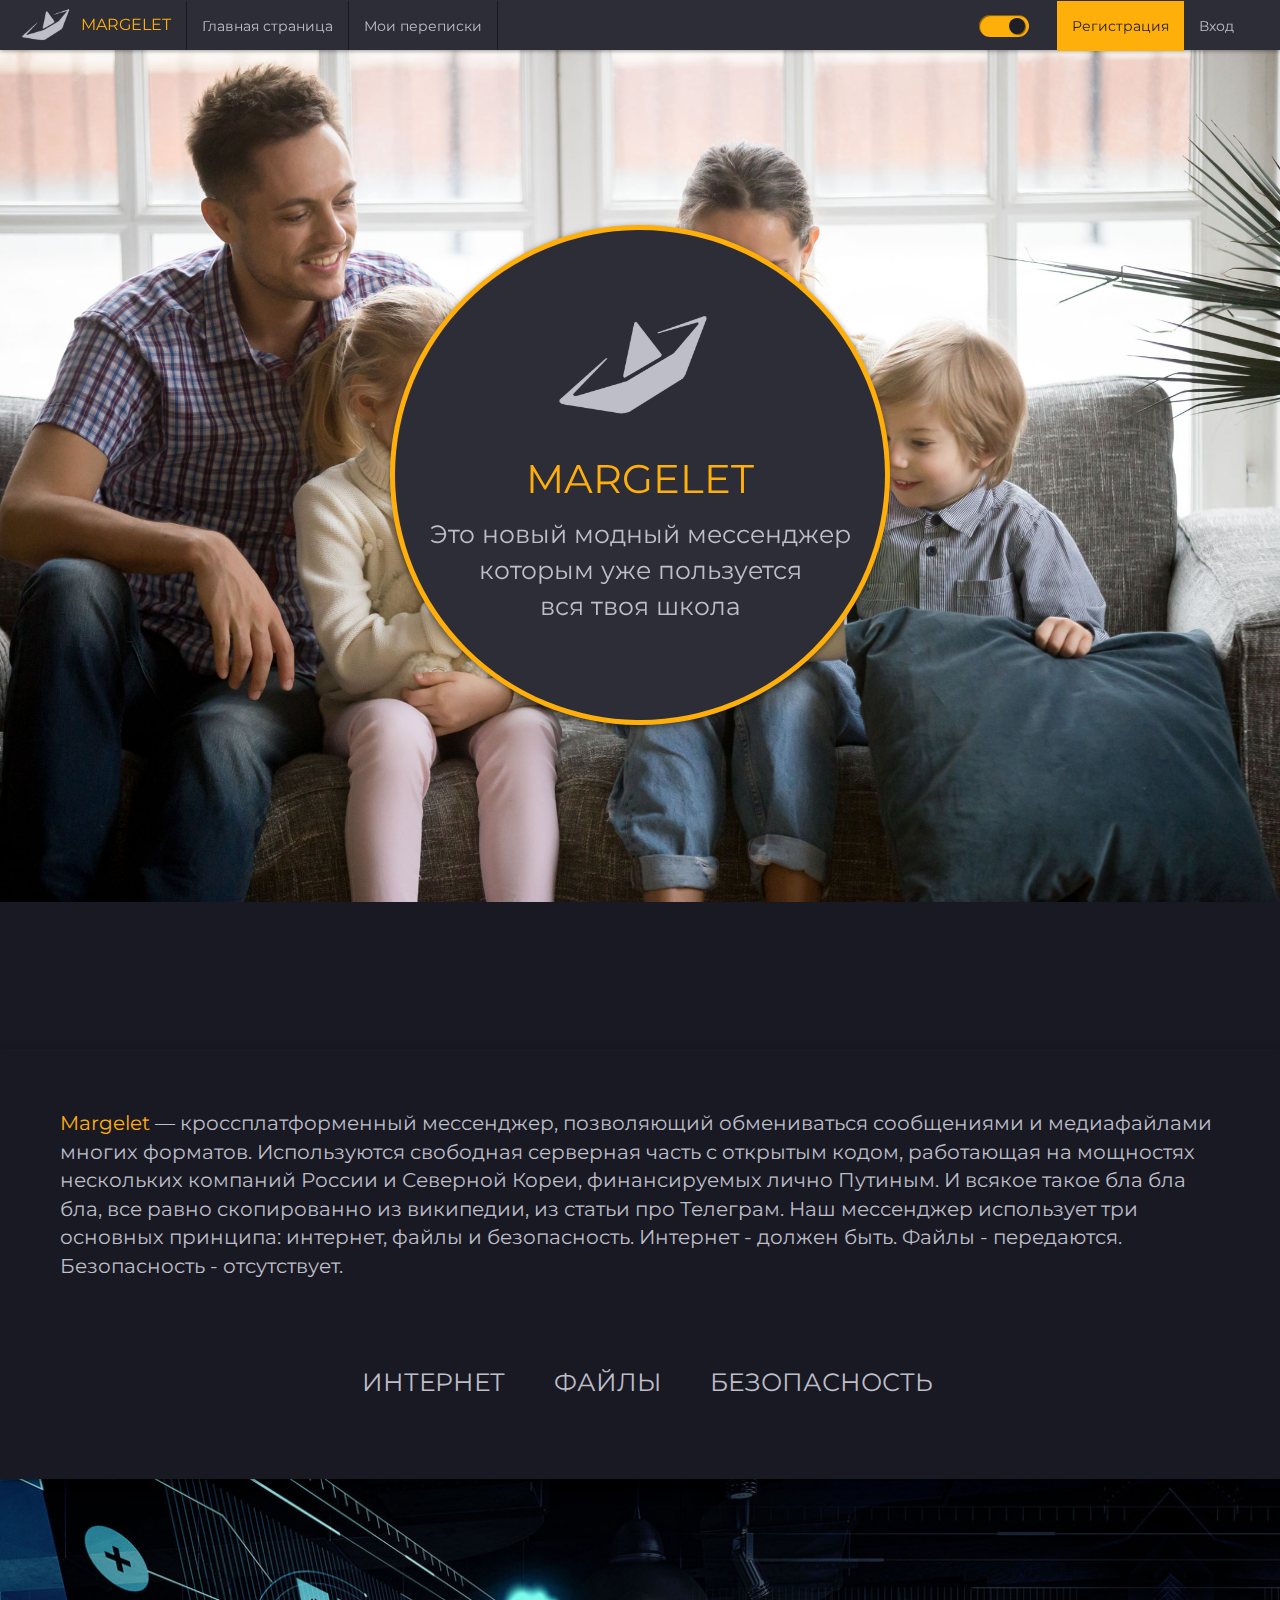
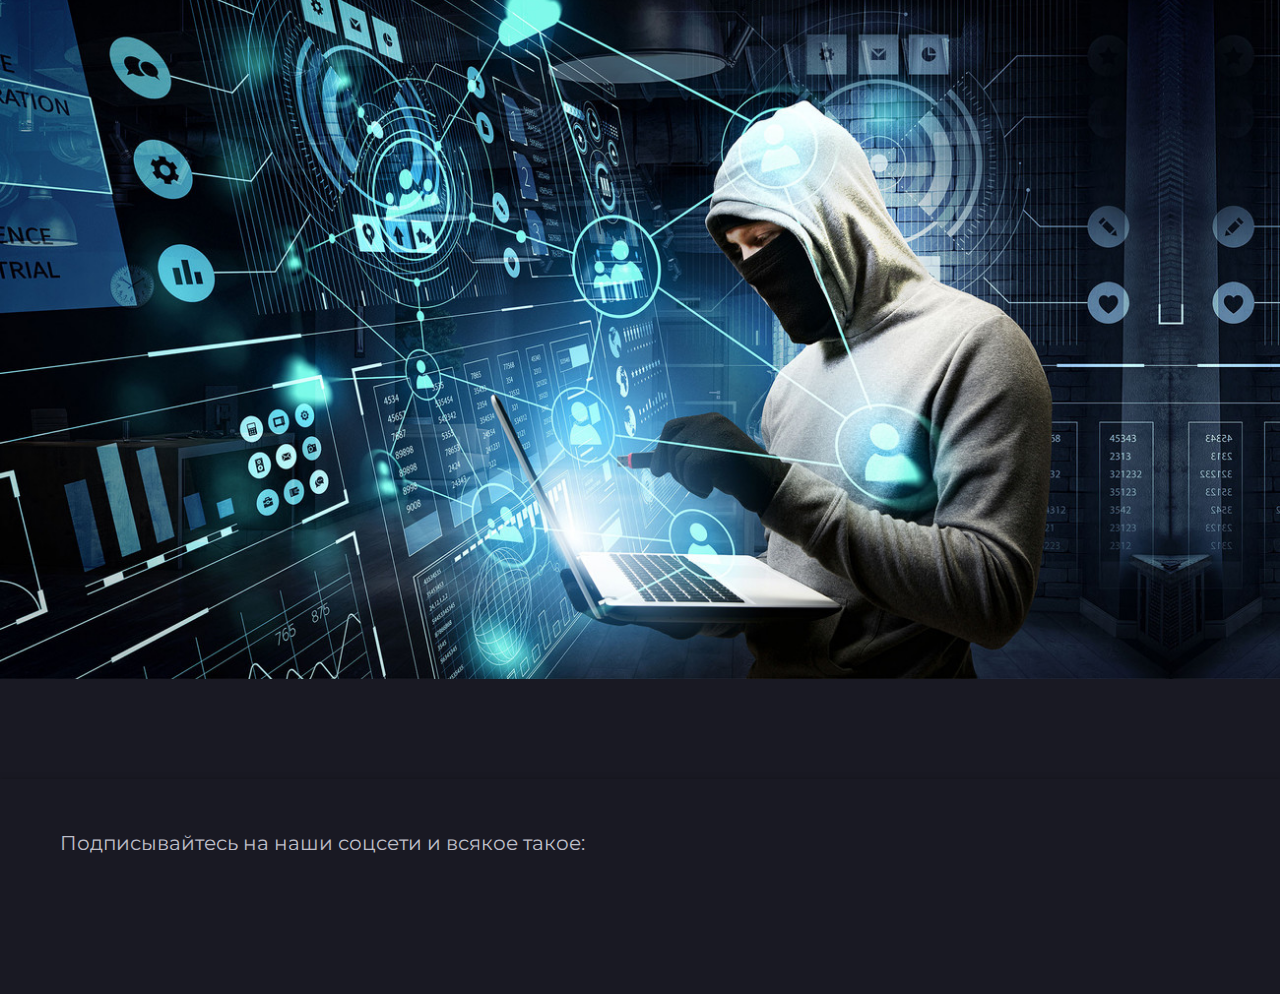
<file: index.html>
<!DOCTYPE html>
<html>
  <head>
    <title>Margelet</title>
    <meta charset="utf-8">
    <meta name="viewport" content="width=device-width, initial-scale=1.0">
    <!-- Bootstrap -->
    <link href="css/bootstrap.min.css" rel="stylesheet" media="screen">
    <link href="css/style.css" rel="stylesheet">
    <link href="css/main.css" rel="stylesheet">
    <link rel="stylesheet" href="https://use.fontawesome.com/releases/v5.4.1/css/all.css" integrity="sha384-5sAR7xN1Nv6T6+dT2mhtzEpVJvfS3NScPQTrOxhwjIuvcA67KV2R5Jz6kr4abQsz" crossorigin="anonymous">
    <link href="https://fonts.googleapis.com/css?family=Open+Sans+Condensed:300|Montserrat|Roboto" rel="stylesheet">
    <script src="https://ajax.googleapis.com/ajax/libs/jquery/3.3.1/jquery.min.js"></script>
  </head>
  <body>
  	<nav class="navbar">
	  <div class="container-fluid">
	    <div class="navbar-header">
	      <button type="button" class="navbar-toggle collapsed" data-toggle="collapse" data-target="#navbar-main" style="width: 44px; border: 1px solid white; ">
	        <i class="fa fa-bars" style="color: white;"></i>
	      </button>
	      <a class="logo" href="index.html" style="padding-top: 12px; padding-left: 5px; padding-bottom: 0px; padding-right: 15px;"><img src="images/logo1.png" height="50" class="d-inline-block align-top" alt=""/><span style="padding-left: 10px; color: rgb(255,175,10);">MARGELET<span></a>
	    </div>
	    <div class="collapse navbar-collapse" id="navbar-main">
	      	<ul class="nav navbar-nav" style="float: left;">
	      		<li><div class="separator-r"></div></li>
		        <li><a href="index.html">Главная страница</a></li>
		        <li><div class="separator-r"></div></li>
		        <li><a href="messages.html">Мои переписки</a></li>
		        <li><div class="separator-l"></div></li>
	        </ul>
	        <ul class="nav navbar-nav" style="float: right;">
	        	<li><i class="fas fa-sun icon" style="float: left;"></i></li>
		        <li><div><a href="#"><div class="dt-button"><div class="btn-circle"></div></div></a></div></li>
		        <li><i class="fas fa-moon icon" style="font-size: 17px; margin-top: 17px; margin-right: 14px;"></i></li>
		        <li id="reg-button"><a href="register.html">Регистрация</a></li>
		        <li><a href="signin.html">Вход</a></li>
	        </il>
	    </div>
	  </div>
	</nav>
	<div class="nav-space"></div>
	<div id="course-circle">
		<div id="course-circle1">
			<img src="images/logo3.png" height="160" style="margin-left: 140px; margin-top: 60px;">
			<p id="c-name">MARGELET</p>
			<p id="c-text">Это новый модный мессенджер которым уже пользуется <br> вся твоя школа</p>
		</div>
	</div>
	<div id="bg-fam">
		<div id="course-circle-d">
			<div id="course-circle1">
				<img src="images/logo3.png" height="160" style="margin-left: 140px; margin-top: 60px;">
				<p id="c-name">MARGELET</p>
				<p id="c-text">Это новый модный мессенджер которым уже пользуется <br> вся твоя школа</p>
			</div>
		</div>
	</div>
	<div class="d-block">
		<span style="color: rgb(255,175,10);">Margelet</span> — кроссплатформенный мессенджер, позволяющий обмениваться сообщениями и медиафайлами многих форматов. Используются свободная серверная часть c открытым кодом, работающая на мощностях нескольких компаний России и Северной Кореи, финансируемых лично Путиным. И всякое такое бла бла бла, все равно скопированно из википедии, из статьи про Телеграм.
		Наш мессенджер использует три основных принципа: интернет, файлы и безопасность. Интернет - должен быть. Файлы - передаются. Безопасность - отсутствует.<br><br><br>
		<p style="font-size: 25px; color: rgb(190,190,200); text-align: center;">
		<i class="fas fa-globe" style="font-size: 50px; color: rgb(255,175,10);"></i>&nbsp&nbspИНТЕРНЕТ&nbsp&nbsp&nbsp&nbsp
		<i class="fas fa-file-upload"style="font-size: 50px; color: rgb(255,175,10);"></i>&nbsp&nbspФАЙЛЫ&nbsp&nbsp&nbsp&nbsp
		<i class="fas fa-shield-alt" style="font-size: 50px; color: rgb(255,175,10);"></i>&nbsp&nbspБЕЗОПАСНОСТЬ</p>
	</div>
	<div id="bg-cyb">
		<div class="d-block" id="hacker">
			<div class="d-block" id="hacker-d">
				<span style="font-size: 40px; color: rgb(255,175,10);">Безопасность</span><br><br>
				Крутой хакер стоит с флешкой в руках, но взламывать то ничего и не надо. Все ключи шифрования итак валяются в свободном доступе в интернете!
			</div>
		</div>
	</div>
	<div class="d-block" style="padding-top: 50px; padding-bottom: 25px;">
		Подписывайтесь на наши соцсети и всякое такое:
		<p class="mlink" style="font-size: 50px; color: rgb(190,190,200); padding-top: 15px; padding-bottom: 15px;">
			<a href="https://vk.com" target="_blank"><i class="fab fa-vk"></i></a>&nbsp
			<a href="https://instagram.com" target="_blank"><i class="fab fa-instagram"></i></a>&nbsp
			<a href="https://facebook.com" target="_blank"><i class="fab fa-facebook-square"></i></a>&nbsp
			<a href="https://youtube.com" target="_blank"><i class="fab fa-youtube"></i></a>&nbsp
			<a href="https://t.me" target="_blank"><i class="fab fa-telegram-plane"></i></a>&nbsp
		</p>
	</div>
    <script src="js/bootstrap.min.js"></script>
    <script src="js/main-control.js"></script>
  </body>
</html>
</file>
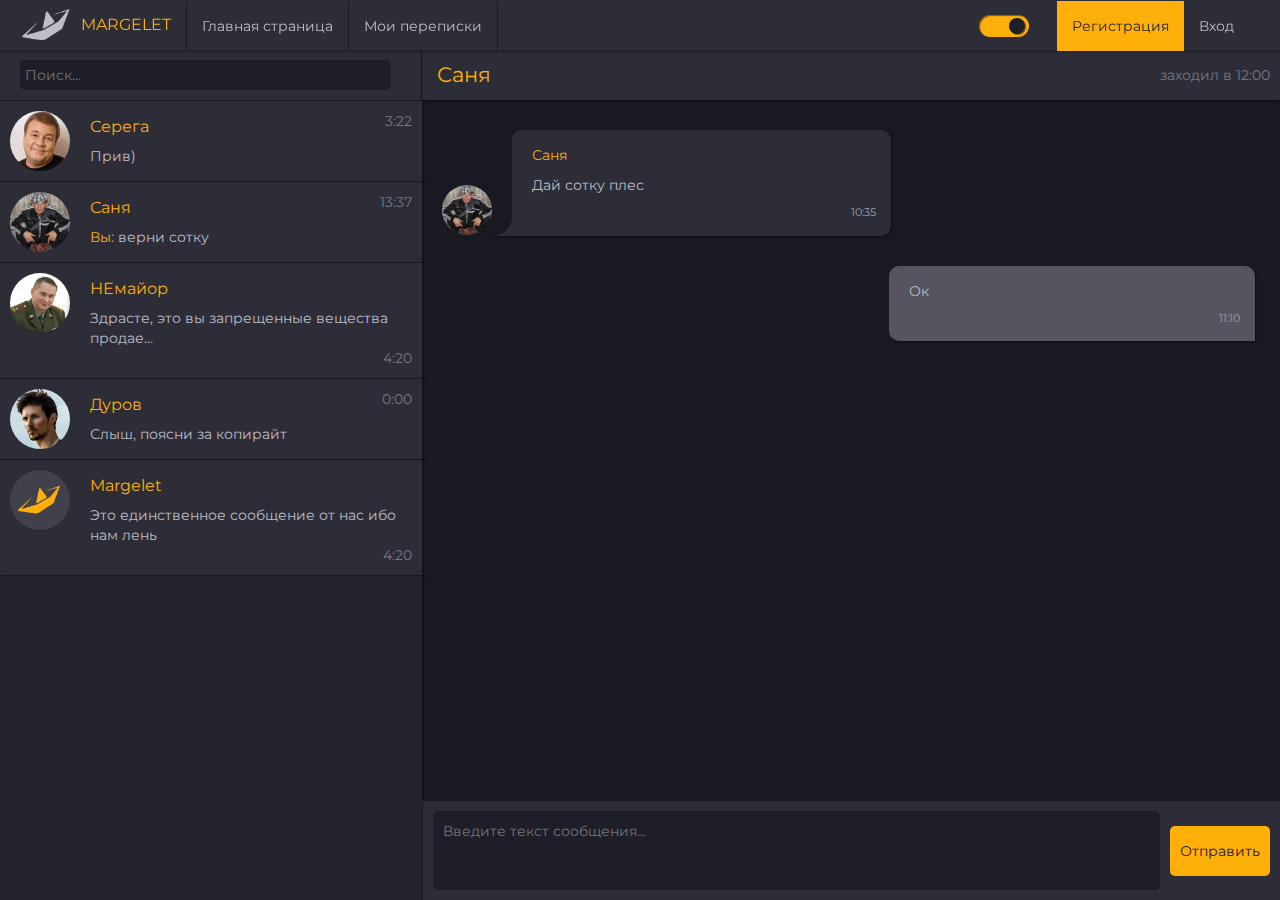
<file: messages.html>
<!DOCTYPE html>
<html>
  <head>
    <title>Margelet</title>
    <meta charset="utf-8">
    <meta name="viewport" content="width=device-width, initial-scale=1.0">
    <!-- Bootstrap -->
    <link href="css/bootstrap.min.css" rel="stylesheet" media="screen">
    <link href="css/style.css" rel="stylesheet">
    <link href="css/messages.css" rel="stylesheet">
    <link rel="stylesheet" href="https://use.fontawesome.com/releases/v5.4.1/css/all.css" integrity="sha384-5sAR7xN1Nv6T6+dT2mhtzEpVJvfS3NScPQTrOxhwjIuvcA67KV2R5Jz6kr4abQsz" crossorigin="anonymous">
    <link href="https://fonts.googleapis.com/css?family=Open+Sans+Condensed:300|Montserrat|Roboto" rel="stylesheet">
    <script src="https://ajax.googleapis.com/ajax/libs/jquery/3.3.1/jquery.min.js"></script>
  </head>
  <body>
  	<nav class="navbar">
	  <div class="container-fluid">
	    <div class="navbar-header">
	      <button type="button" class="navbar-toggle collapsed" data-toggle="collapse" data-target="#navbar-main" style="width: 44px; border: 1px solid white; ">
	        <i class="fa fa-bars" style="color: white;"></i>
	      </button>
	      <a class="logo" href="index.html" style="padding-top: 12px; padding-left: 5px; padding-bottom: 0px; padding-right: 15px;"><img src="images/logo1.png" height="50" class="d-inline-block align-top" alt=""/><span style="padding-left: 10px; color: rgb(255,175,10);">MARGELET<span></a>
	    </div>
	    <div class="collapse navbar-collapse" id="navbar-main">
	      	<ul class="nav navbar-nav" style="float: left;">
	      		<li><div class="separator-r"></div></li>
		        <li><a href="index.html">Главная страница</a></li>
		        <li><div class="separator-r"></div></li>
		        <li><a href="messages.html">Мои переписки</a></li>
		        <li><div class="separator-l"></div></li>
	        </ul>
	        <ul class="nav navbar-nav" style="float: right;">
	        	<li><i class="fas fa-sun icon" style="float: left;"></i></li>
		        <li><div><a href="#"><div class="dt-button"><div class="btn-circle"></div></div></a></div></li>
		        <li><i class="fas fa-moon icon" style="font-size: 17px; margin-top: 17px; margin-right: 14px;"></i></li>
		        <li id="reg-button"><a href="register.html">Регистрация</a></li>
		        <li><a href="signin.html">Вход</a></li>
	        </il>
	    </div>
	  </div>
	</nav>
	<div class="nav-space"></div>
	<div id="contacts">
		<div id="search"><i class="fa fa-search"></i><input type="text" name="search" placeholder="Поиск..."></div>
		<div class="contact">
			<img src="images/1.jpg">
			<div class="cont-right">
				<div class="cr-left">
					<p class="contact-name">
						Серега
					</p>
					Прив)
				</div>
				<div class="c-time">
					3:22
				</div>
			</div>
		</div>
		<div class="contact">
			<img src="images/2.jpg">
			<div class="cont-right">
				<div class="cr-left">
					<p class="contact-name">
						Саня
					</p>
					<span style="color: rgb(255,175,10);">Вы:</span> верни сотку
				</div>
				<div class="c-time">
					13:37
				</div>
			</div>
		</div><div class="contact">
			<img src="images/3.jpg">
			<div class="cont-right">
				<div class="cr-left">
					<p class="contact-name">
						НЕмайор
					</p>
					Здрасте, это вы запрещенные вещества продае...
				</div>
				<div class="c-time">
					4:20
				</div>
			</div>
		</div><div class="contact">
			<img src="images/4.jpg">
			<div class="cont-right">
				<div class="cr-left">
					<p class="contact-name">
						Дуров
					</p>
					Слыш, поясни за копирайт
				</div>
				<div class="c-time">
					0:00
				</div>
			</div>
		</div><div class="contact">
			<img src="images/logo4.png">
			<div class="cont-right">
				<div class="cr-left">
					<p class="contact-name">
						Margelet
					</p>
					Это единственное сообщение от нас ибо нам лень
				</div>
				<div class="c-time">
					4:20
				</div>
			</div>
		</div>
		<div id="contact-blank"></div>
	</div>
	<div id="messages">
		<div id="m-title">
			<div style="float: left">Саня</div><div style="float: right; font-size: 14px; color: rgb(120,120,130); margin-top: 5px;"><!--EtoVi<img src="images/1.jpg" style="height: 30px; border-radius: 100px; margin-left: 10px;">!-->заходил в 12:00</div>
		</div>
		<div style="height: 50px;"></div>
		<div>
			<div class="message-box m-left">
				<img src="images/2.jpg">
				<div class="mo mo1"><div class="mo mo2"></div></div>
				<div class="message message-left">
					<p class="m-name">Саня</p>
					<p class="m-content">Дай сотку плес</p>
					<p class="m-time">10:35</p>
				</div>
			</div>
			<div class="message-box m-right">
				<div class="message message-right">
					<p class="m-content">Ок</p>
					<p class="m-time">11:10</p>
				</div>
				<!--<div class="mo mol1"><div class="mo mol2"></div></div>!-->
			</div>
		</div>
		<div id="m-enter"><textarea name="m-enter" placeholder="Введите текст сообщения..."></textarea><div id="b-enter">Отправить</div></div>
	</div>
	<script src="js/messages.js"></script>
    <script src="js/bootstrap.min.js"></script>
  </body>
</html>
</file>
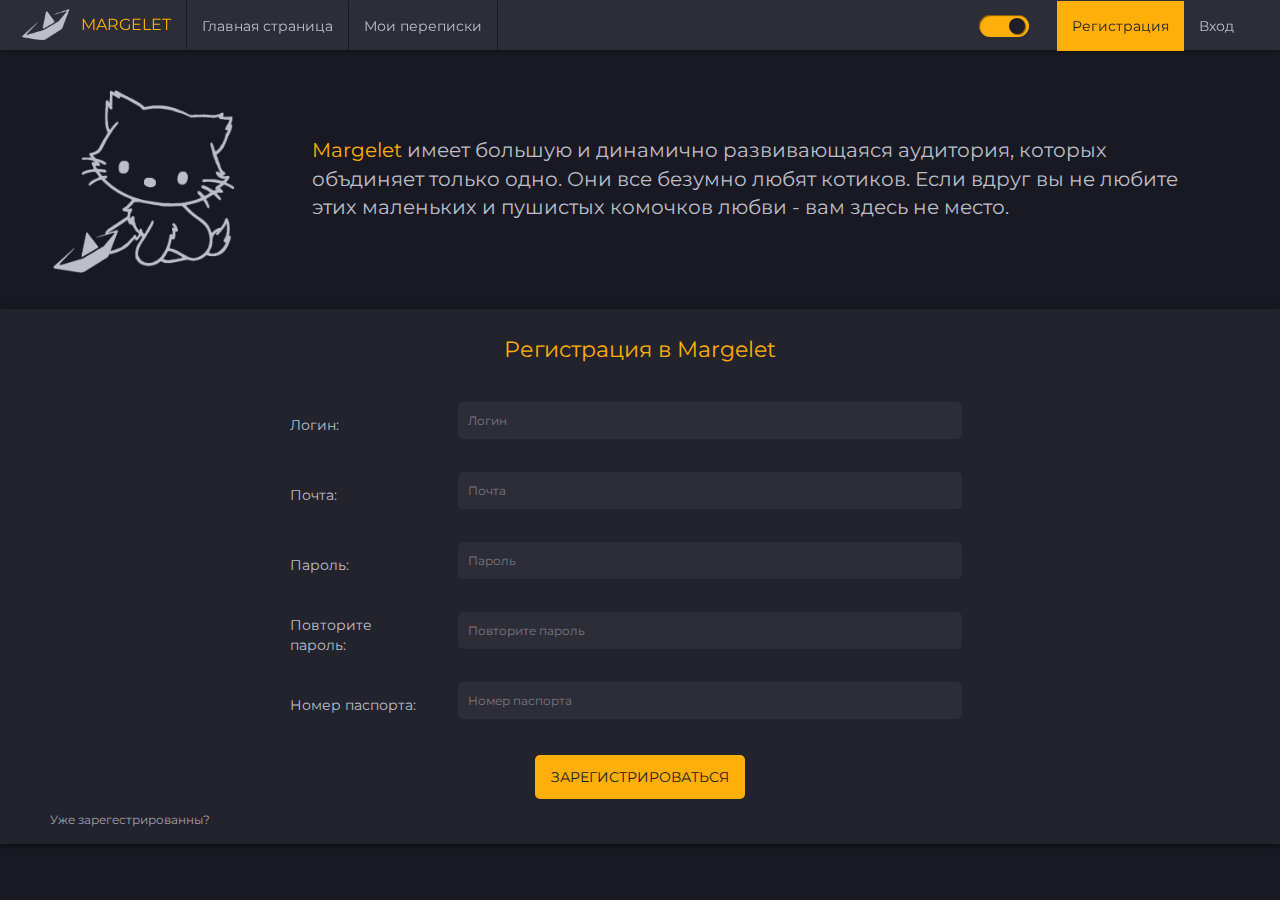
<file: register.html>
<!DOCTYPE html>
<html>
  <head>
    <title>Margelet</title>
    <meta charset="utf-8">
    <meta name="viewport" content="width=device-width, initial-scale=1.0">
    <!-- Bootstrap -->
    <link href="css/bootstrap.min.css" rel="stylesheet" media="screen">
    <link href="css/style.css" rel="stylesheet">
    <link href="css/main.css" rel="stylesheet">
    <link href="css/register.css" rel="stylesheet">
    <link rel="stylesheet" href="https://use.fontawesome.com/releases/v5.4.1/css/all.css" integrity="sha384-5sAR7xN1Nv6T6+dT2mhtzEpVJvfS3NScPQTrOxhwjIuvcA67KV2R5Jz6kr4abQsz" crossorigin="anonymous">
    <link href="https://fonts.googleapis.com/css?family=Open+Sans+Condensed:300|Montserrat|Roboto" rel="stylesheet">
    <script src="https://ajax.googleapis.com/ajax/libs/jquery/3.3.1/jquery.min.js"></script>
  </head>
  <body>
  	<nav class="navbar">
	  <div class="container-fluid">
	    <div class="navbar-header">
	      <button type="button" class="navbar-toggle collapsed" data-toggle="collapse" data-target="#navbar-main" style="width: 44px; border: 1px solid white; ">
	        <i class="fa fa-bars" style="color: white;"></i>
	      </button>
	      <a class="logo" href="index.html" style="padding-top: 12px; padding-left: 5px; padding-bottom: 0px; padding-right: 15px;"><img src="images/logo1.png" height="50" class="d-inline-block align-top" alt=""/><span style="padding-left: 10px; color: rgb(255,175,10);">MARGELET<span></a>
	    </div>
	    <div class="collapse navbar-collapse" id="navbar-main">
	      	<ul class="nav navbar-nav" style="float: left;">
	      		<li><div class="separator-r"></div></li>
		        <li><a href="index.html">Главная страница</a></li>
		        <li><div class="separator-r"></div></li>
		        <li><a href="messages.html">Мои переписки</a></li>
		        <li><div class="separator-l"></div></li>
	        </ul>
	        <ul class="nav navbar-nav" style="float: right;">
	        	<li><i class="fas fa-sun icon" style="float: left;"></i></li>
		        <li><div><a href="#"><div class="dt-button"><div class="btn-circle"></div></div></a></div></li>
		        <li><i class="fas fa-moon icon" style="font-size: 17px; margin-top: 17px; margin-right: 14px;"></i></li>
		        <li id="reg-button"><a href="register.html">Регистрация</a></li>
		        <li><a href="signin.html">Вход</a></li>
	        </il>
	    </div>
	  </div>
	</nav>
	<div class="nav-space"></div>
	<div class="d-block" style="padding: 30px; padding-right: 50px;">
		<table>
			<tbody>
				<tr>
					<td>
						<img src="images/kitten.png" height="200">
					</td>
					<td style="padding: 50px;">
						<span style="color: rgb(255,175,10);">Margelet</span> имеет большую и динамично развивающаяся аудитория, которых объдиняет только одно. Они все безумно любят котиков. Если вдруг вы не любите этих маленьких и пушистых комочков любви - вам здесь не место.
					</td>
				</tr>
			</tbody>
		</table>
	</div>
	<div class="d-block register-block">
		<p style="color: rgb(255, 175, 10); text-align: center; margin-bottom: 25px; font-size: 22px;">Регистрация в Margelet</p>
		<table id="reg-table">
			<tr>
				<td class="name-td">
					Логин: 
				</td class="content-td">
				<td>
					<p class="reg-field"><input type="text" name="text" placeholder="Логин"></p>
				</td>
			</tr>
			<tr>
				<td class="name-td">
					Почта: 
				</td class="content-td">
				<td> 
					<p class="reg-field"><input type="text" name="text" placeholder="Почта"></p>
				</td>
			</tr>
			<tr>
				<td class="name-td">
					Пароль: 
				</td class="content-td">
				<td>
					<p class="reg-field"><input type="password" name="text" placeholder="Пароль"></p>
				</td>
			</tr>
			<tr>
				<td class="name-td">
					Повторите пароль: 
				</td class="content-td">
				<td>
					<p class="reg-field"><input type="password" name="text" placeholder="Повторите пароль"></p>
				</td>
			</tr>
			<tr>
				<td class="name-td">
					Номер паспорта: 
				</td class="content-td">
				<td>
					<p class="reg-field"><input type="text" name="text" placeholder="Номер паспорта"></p>
				</td>
			</tr>
		</table>
		<p style="text-align: center;"><button>ЗАРЕГИСТРИРОВАТЬСЯ</button></p>
		<a href="signin.html" style="font-size: 12px; color: rgb(160, 160, 170);">Уже зарегестрированны?</a>
	</div>
    <script src="js/bootstrap.min.js"></script>
  </body>
</html>
</file>
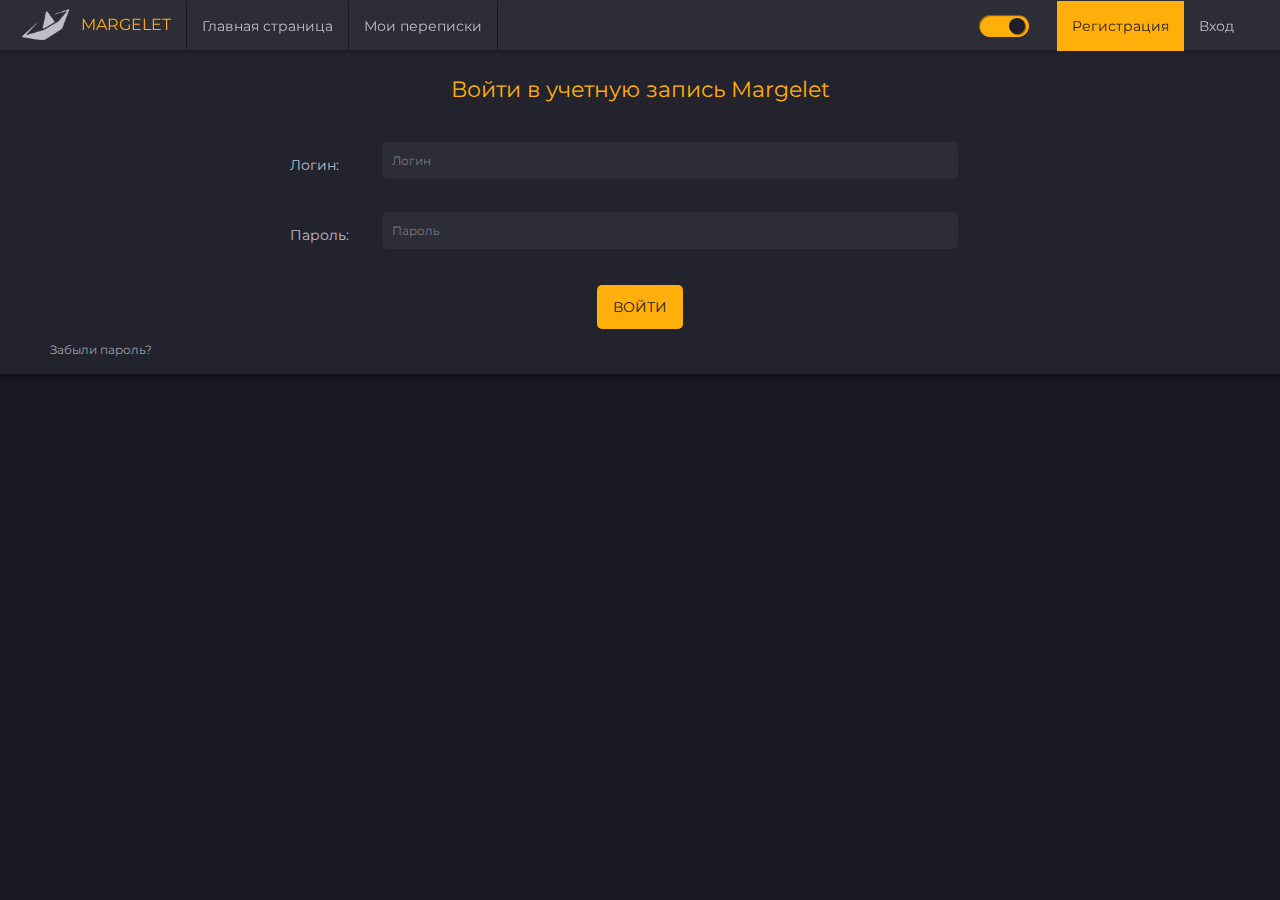
<file: signin.html>
<!DOCTYPE html>
<html>
  <head>
    <title>Margelet</title>
    <meta charset="utf-8">
    <meta name="viewport" content="width=device-width, initial-scale=1.0">
    <!-- Bootstrap -->
    <link href="css/bootstrap.min.css" rel="stylesheet" media="screen">
    <link href="css/style.css" rel="stylesheet">
    <link href="css/main.css" rel="stylesheet">
    <link href="css/register.css" rel="stylesheet">
    <link rel="stylesheet" href="https://use.fontawesome.com/releases/v5.4.1/css/all.css" integrity="sha384-5sAR7xN1Nv6T6+dT2mhtzEpVJvfS3NScPQTrOxhwjIuvcA67KV2R5Jz6kr4abQsz" crossorigin="anonymous">
    <link href="https://fonts.googleapis.com/css?family=Open+Sans+Condensed:300|Montserrat|Roboto" rel="stylesheet">
    <script src="https://ajax.googleapis.com/ajax/libs/jquery/3.3.1/jquery.min.js"></script>
  </head>
  <body>
  	<nav class="navbar">
	  <div class="container-fluid">
	    <div class="navbar-header">
	      <button type="button" class="navbar-toggle collapsed" data-toggle="collapse" data-target="#navbar-main" style="width: 44px; border: 1px solid white; ">
	        <i class="fa fa-bars" style="color: white;"></i>
	      </button>
	      <a class="logo" href="index.html" style="padding-top: 12px; padding-left: 5px; padding-bottom: 0px; padding-right: 15px;"><img src="images/logo1.png" height="50" class="d-inline-block align-top" alt=""/><span style="padding-left: 10px; color: rgb(255,175,10);">MARGELET<span></a>
	    </div>
	    <div class="collapse navbar-collapse" id="navbar-main">
	      	<ul class="nav navbar-nav" style="float: left;">
	      		<li><div class="separator-r"></div></li>
		        <li><a href="index.html">Главная страница</a></li>
		        <li><div class="separator-r"></div></li>
		        <li><a href="messages.html">Мои переписки</a></li>
		        <li><div class="separator-l"></div></li>
	        </ul>
	        <ul class="nav navbar-nav" style="float: right;">
	        	<li><i class="fas fa-sun icon" style="float: left;"></i></li>
		        <li><div><a href="#"><div class="dt-button"><div class="btn-circle"></div></div></a></div></li>
		        <li><i class="fas fa-moon icon" style="font-size: 17px; margin-top: 17px; margin-right: 14px;"></i></li>
		        <li id="reg-button"><a href="register.html">Регистрация</a></li>
		        <li><a href="signin.html">Вход</a></li>
	        </il>
	    </div>
	  </div>
	</nav>
	<div class="nav-space"></div>
	<div class="d-block register-block">
		<p style="color: rgb(255, 175, 10); text-align: center; margin-bottom: 25px; font-size: 22px;">Войти в учетную запись Margelet</p>
		<table id="reg-table">
			<tr>
				<td class="name-td-n">
					Логин: 
				</td class="content-td">
				<td>
					<p class="reg-field"><input type="text" name="text" placeholder="Логин"></p>
				</td>
			</tr>
			<tr>
				<td class="name-td-in">
					Пароль: 
				</td class="content-td">
				<td>
					<p class="reg-field"><input type="password" name="text" placeholder="Пароль"></p>
				</td>
			</tr>
		</table>
		<p style="text-align: center;"><button>ВОЙТИ</button></p>
		<a href="signin.html" style="font-size: 12px; color: rgb(160, 160, 170);">Забыли пароль?</a>
	</div>
    <script src="js/bootstrap.min.js"></script>
  </body>
</html>
</file>
<file: css/style.css>
﻿.navbar
{
	box-shadow: 0 1px 4px rgba(0,0,0,0.4);
	background-color: rgb(45, 45, 55);
	height: 50px;
	margin: 0 auto;
	border-radius: 0px;
	position: fixed;
	z-index: 999;
	width: 100%;
}

.navbar-nav a, .navbar a{
  color: rgb(190,190,200);
  font-family: 'Montserrat', sans-serif;
}

.dropdown:hover > .dropdown-menu { 
  display: block;
}

.dropdown-menu { 
    background-color: rgb(45, 45, 55);
    box-shadow: none;
    border-radius: 0px;
    border: none;
    font-family: 'Montserrat', sans-serif;
    font-size: 14px;
} 

.dropdown-menu a{ 
	color: white !important;
}

.nav a:hover{
	background-color: rgb(30, 30, 40) !important;
}

.open a{
	background-color: rgba(0,0,0,0.33) !important;
}

body
{
	background-color: rgb(25, 25, 35);
}

.separator-r{
	height: 49px;
	border-right: 1px solid rgb(25,25,35);
}

.separator-l{
	height: 49px;
	border-left: 1px solid rgb(25,25,35);
}

a{
	text-decoration: none !important;
}

.logo{
	font-size: 16px;
}

.dt-button{
	margin-left: 12px;
	margin-top: 14px;
	border-radius: 100px;
	height: 22px;
	width: 50px;
	background-color: rgb(255,175,10);
	box-shadow: inset 1px 1px 1px rgba(0,0,0,0.5);
	padding-top: 3px;
}

.icon{
	color: rgb(190,190,200);
	font-size: 20px;
	margin-left: 14px;
	margin-top: 14px;
}

.btn-circle{
	width: 16px;
	height: 16px;
	border-radius: 100px;
	box-shadow: 1px 1px 1px rgba(0,0,0,0.5);
	background-color: rgb(30, 30, 40);
	margin-left: 30px;
}

#reg-button a{
	background-color: rgb(255,175,10); 
	color: rgb(30,30,40);
}

#reg-button a:hover{
	background-color: rgb(220,150,0) !important;
}

.nav-space{
	height: 49px;
	width: 100%;
}
</file>
<file: css/main.css>
﻿#bg-fam{
	background: url(../images/family.jpg) no-repeat;
	background-size: 100%;
	height: 1000px;
	width: 100%;
	z-index: -999;
}

#bg-cyb{
	position: relative;
	background: url(../images/cyber.jpg) no-repeat;
	background-size: 100%;
	height: 900px;
	width: 100%;
	z-index: -999;
	padding-top: 150px; 
}

#course-circle{
	display: none;
	animation: app 0.5s 1 ease-in-out;
	position: fixed;
	z-index: 998;
	margin: 0 auto;
	font-family: 'Montserrat', sans-serif;
	background-color: rgb(255,175,10);
	border-radius: 500px;
	width: 500px;
	height: 500px;
	box-shadow: 0px 2px 6px rgba(0,0,0,0.5);
	padding-top: 5px;
}

#course-circle-d{
	position: absolute;
	z-index: 998;
	font-family: 'Montserrat', sans-serif;
	background-color: rgb(255,175,10);
	border-radius: 500px;
	width: 500px;
	height: 500px;
	box-shadow: 0px 2px 6px rgba(0,0,0,0.5);
	padding-top: 5px;
	display: none;
}

#course-circle1{
	background-color: rgb(45,45,55);
	border-radius: 500px;
	width: 490px;
	height: 490px;
	margin-left: 5px;
	padding-right: 20px;
	padding-left: 20px;
}

#c-name{
	color: rgb(255,175,10);	
	font-size: 40px;
	text-align: center;
}

#c-text{
	color: rgb(190,190,200);
	font-size: 25px;
	text-align: center;
}

.d-block{
	position: relative;
	background-color: rgb(25,25,35);
	width: 100%;
	padding: 60px;
	font-family: 'Montserrat', sans-serif;
	color: rgb(190,190,200);
	font-size: 20px;
	box-shadow: 0px 2px 6px rgba(0,0,0,0.5);
}

#hacker {
	width: 40%;
	margin-left: 50px;
	background-color: rgb(255,175,10);
	padding: 5px;
	opacity: 0;
}

.hacker-anim {
	opacity: 1 !important;
	animation: hacker-app 0.5s 1 ease-in-out;
}

#hacker-d {
	width: 100%;
	background-color: rgb(25,25,35);
	box-shadow: none;
	padding-top: 45px;
}

@keyframes hacker-app {
	from {
		opacity: 0;
		margin-left: 0;
	}
	to {
		opacity: 1;
		margin-left: 50px;
	}
}

@keyframes app {
	from {
		opacity: 0;
	}
	to {
		opacity: 1;
	}
}

.mlink a{
	transition: color 0.2s ease-in-out;
	color: rgb(190,190,200);
}

.mlink a:hover {
	color: rgb(255,175,10);
}
</file>
<file: css/messages.css>
﻿#contacts {
	width: 33%;
	float: left;
}

#messages {
	width: 67%;
	float: right;
}

.contact {
	width: 100%;
	background-color: rgb(45,45,55);
	border-bottom: 1px solid rgb(25,25,35);
	padding: 10px;
	font-family: 'Montserrat', sans-serif;
	float: left;
	box-shadow: 1px 1px 2px rgba(0,0,0,0.5);
}

#search {
	width: 100%;
	padding: 10px;
	color: rgb(190,190,200);
	font-size: 20px;
	border-right: 1px solid rgb(25,25,35);
	border-bottom: 1px solid rgb(25,25,35);
	background-color: rgb(45,45,55);
}

#search input {
	width: calc(100% - 30px);
	border: none;
	border-radius: 5px;
	background-color: rgb(30,30,40);
	margin-left: 10px;
	font-size: 14px;
	color: rgb(190,190,200);
	font-family: 'Montserrat', sans-serif;
	padding: 5px;
	outline: none;
}

.contact-name {
	color: rgb(255,175,10);
	font-size: 16px;
	margin-top: 5px;
	margin-bottom: 7px;
}

.contact img {
	height: 60px;
	border-radius: 60px;
	float: left;
}

.cont-right {
	float: right;
	width: calc(100% - 80px);
	color: rgb(190,190,200);
}

.cr-left {
	float: left;
}

.c-time {
	float: right;
	color: rgb(120,120,130);
}

#m-title {
	font-family: 'Montserrat', sans-serif;
	color: rgb(255,175,10);
	font-size: 21px;
	width: 100%;
	padding: 10px;
	padding-top: 11px;
	padding-left: 15px;
	float: right;
	box-shadow: 1px 1px 2px rgba(0,0,0,0.5);
	background-color: rgb(45,45,55);
}

#contact-blank {
	box-shadow: 1px 1px 2px rgba(0,0,0,0.5);
	width: 100%;
	background-color: rgb(35,35,45);
	float: left;
}

.message-box {
	width: 100%;
	float: left;
}

.message-box img{
	height: 50px;
	border-radius: 50px;
	float: left;
	margin-left: 20px;
	margin-top: 85px;
}

.message {
	width: calc(50% - 50px);
	margin-top: 30px;
	box-shadow: 1px 1px 2px rgba(0,0,0,0.5);
	padding: 20px;
	color: rgb(190,190,200);
	font-family: 'Montserrat', sans-serif;
	padding-bottom: 5px;
	padding-right: 15px;
	padding-top: 15px;
}

.message-left {
	float: left;
	background-color: rgb(45, 45, 55);
	border-radius: 10px 10px 10px 0;
}

.message-right {
	float: right;
	background-color: rgb(85, 85, 95);
	border-radius: 10px 10px 0 10px;
}

.m-time {
	color: rgb(160,160,170);
	float: right;
	font-size: 11px;
}

.m-content {
	float: left;
	width: 100%;
}

.m-name {
	float: left;
	width: 100%;
	color: rgb(255,175,10);
}

#m-enter {
	height: 100px;
	background-color: rgb(45, 45, 55);
	float: left;
	width: 100%;
	border-left: 1px solid rgb(25,25,35);
	border-top: 1px solid rgb(25,25,35);
	padding: 10px;
}

#m-enter textarea{
	height: 100%;
	width: calc(100% - 110px);
	border-radius: 5px;
	background-color: rgb(30,30,40);
	color: rgb(120, 120, 130);
	font-family: 'Montserrat', sans-serif;
	border: none;
	resize: none;
	padding: 10px;
	outline: none;
}

#b-enter {
	height: 50px;
	width: 100px;
	color: rgb(25, 25, 35);
	font-family: 'Montserrat', sans-serif;
	background-color: rgb(255,175,10);
	border-radius: 5px;
	float: right;
	padding: 10px;
	padding-top: 15px;
	margin-top: 15px;
}

.mo {
	width: 20px; 
	height: 20px;
}

.mo1 {
	background-color: rgb(45,45,55);
	margin-top: 115.5px;
	box-shadow: 1px 1px 2px rgba(0,0,0,0.5);
	float: left;
}

.mo2 {
	background-color: rgb(25,25,35); 
	border-radius: 0 0 20px 0;
}

.mol1 {
	background-color: rgb(85,85,95);
	margin-top: 115.5px;
	box-shadow: 1px 1px -2px rgba(0,0,0,0.5);
	float: right;
}

.mol2 { 
	background-color: rgb(25,25,35); 
	border-radius: 0 0 0 20px; 
}

.m-right {
	padding-right: 25px;
}
</file>
<file: css/register.css>
﻿.register-block {
	box-shadow: none;
	background-color: rgb(35,35,45);
	padding: 50px;
	padding-bottom: 15px;
	padding-top: 25px;
	font-family: 'Montserrat', sans-serif;
	color: rgb(190,190,200);
	font-size: 14px;
	box-shadow: 0px 2px 6px rgba(0,0,0,0.5);
}

.register-block input {
	background-color: rgb(45,45,55);
	border: none;
	width: 90%;
	border-radius: 5px;
	padding: 10px;
	padding-left: 10px;
	font-size: 12px;
	color: rgb(190,190,200);
	outline: none;
}

.register-block button {
	background-color: rgb(255,175,10);
	color: rgb(25,25,35);
	padding: 12px;
	border: none;
	border-radius: 5px;
	margin-top: 15px;
	padding-left: 16px;
	padding-right: 16px;
}

body {
	/*background: url(../images/regbg.jpg) no-repeat;
	background-size: 100%;*/
}

.reg-field {
	text-align: center;
}

#reg-table {
	width: 700px;
	margin-left: auto;
	margin-right: auto;
}

.name-td {
	width: 140px;
}

.name-td-in {
	width: 60px;
}

.content-td {
	width: 100%;
}

.register-block input::placeholder {
  color: rgb(120,120,130);
}

#reg-table tr{
	height: 70px;
}
</file>
